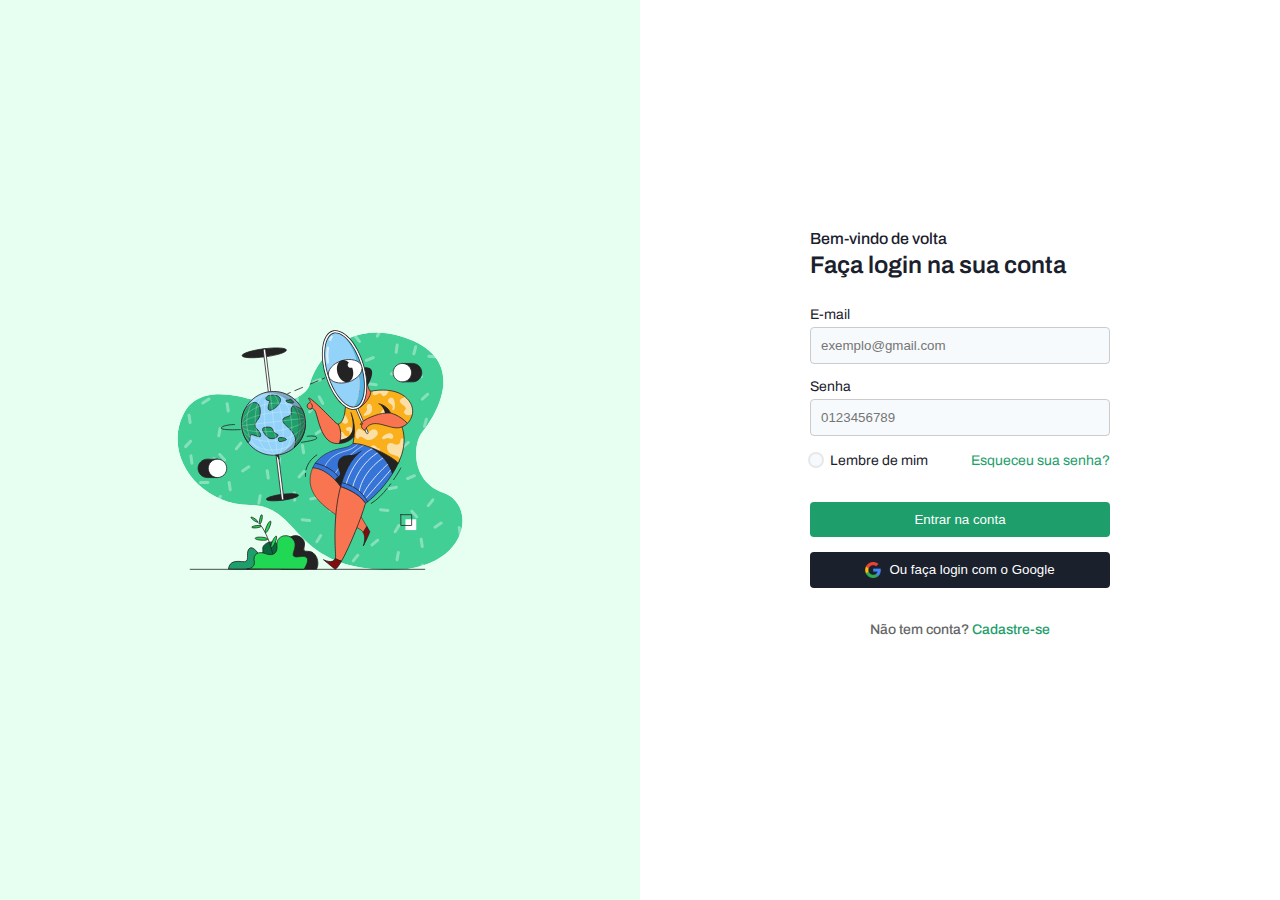
<file: index.html>
<!DOCTYPE html>
<html lang="pt-BR">
<head>
    <meta charset="UTF-8">
    <meta name="viewport" content="width=device-width, initial-scale=1.0">
    <title>Exemplo de Flexbox com Imagem e Formulário</title>
    <link rel="preconnect" href="https://fonts.googleapis.com">
    <link rel="preconnect" href="https://fonts.gstatic.com" crossorigin>
    <link href="https://fonts.googleapis.com/css2?family=Archivo:ital,wght@0,100..900;1,100..900&display=swap" rel="stylesheet">
    <link rel="stylesheet" href="assets/styles/styles.css">
</head>
<body>
<div class="container">
    <div class="left">
        <img src="assets/images/img_world.svg" alt="Descrição da imagem">
    </div>
    <div class="right">
        <header class="header">
            <h1>Bem-vindo de volta</h1>
            <h2>Faça login na sua conta</h2>
        </header>
        <main class="form-container">
            <form>
                <label for="email">E-mail</label>
                <input type="text" id="email" placeholder="exemplo@gmail.com" required>
                <label for="senha">Senha</label>
                <input type="password" id="senha" placeholder="0123456789" required>
                <div class="checkbox-container">
                    <div>
                        <input type="checkbox" id="remember" name="remember">
                        <label class="checkbox-label" for="remember">Lembre de mim</label>
                    </div>
                    <div>
                        <a href="#" class="forgot-password">Esqueceu sua senha?</a>
                    </div>
                </div>
                <button type="submit" class="login-button">Entrar na conta</button>
                <button type="button" class="google-button">
                    <img src="assets/images/icon.png" alt="Google" style="width: 16px; height: 16px; margin-right: 8px;">
                    Ou faça login com o Google
                </button>
            </form>
        </main>
        <footer class="message">
            <p>Não tem conta? <a href="#">Cadastre-se</a></p>
        </footer>
    </div>
</div>

<script src="scripts/main.js"></script>
</body>
</html>
</file>
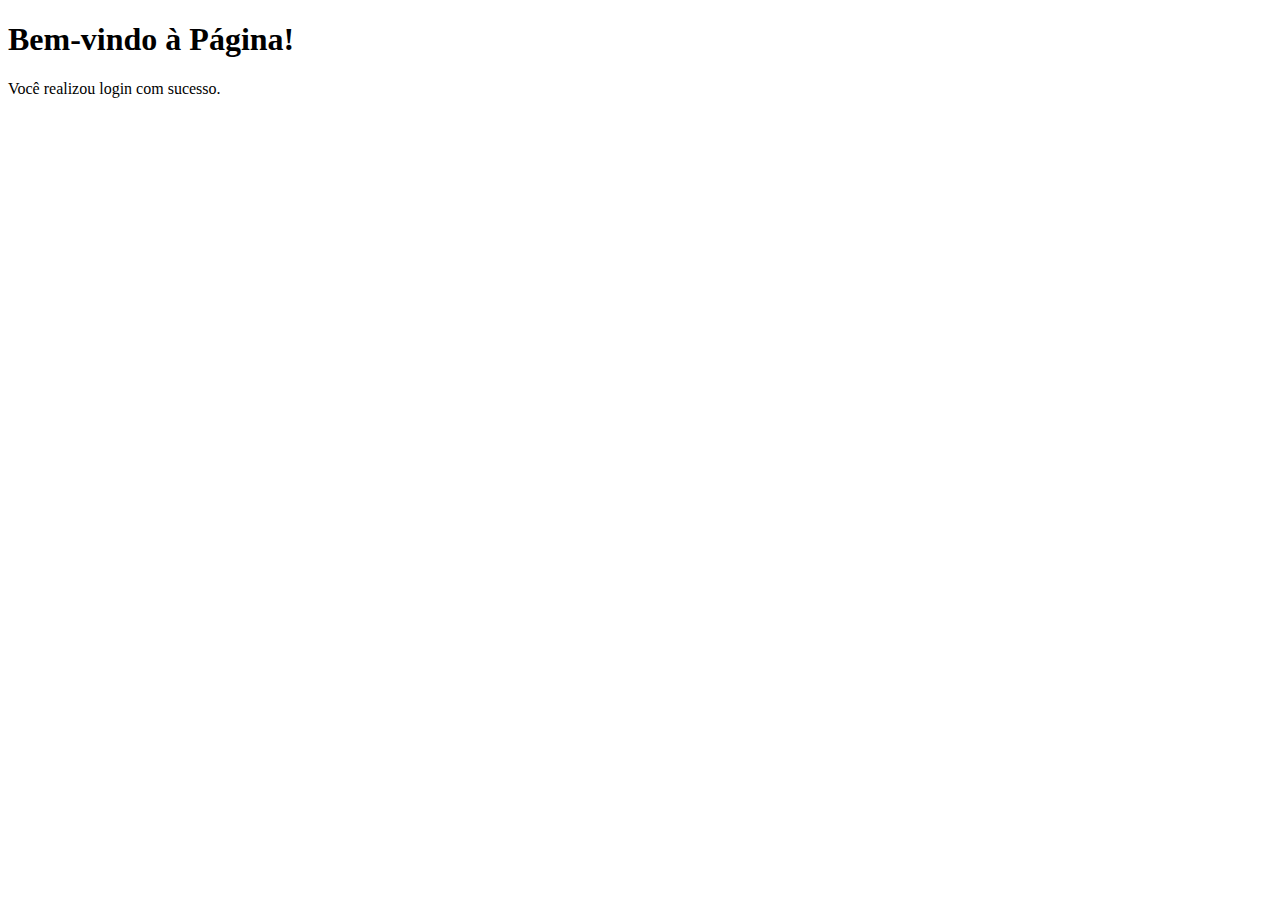
<file: login.html>
<!DOCTYPE html>
<html lang="pt-BR">
<head>
    <meta charset="UTF-8">
    <meta name="viewport" content="width=device-width, initial-scale=1.0">
    <title>Página 2</title>
</head>
<body>
    <h1>Bem-vindo à Página!</h1>
    <p>Você realizou login com sucesso.</p>
</body>
</html>
</file>
<file: assets/styles/styles.css>
html, body {
    height: 100%; /* Define a altura total da tela */
    margin: 0;
    display: flex;
    flex-direction: column; /* Organiza os elementos verticalmente */
    font-family: 'Archivo', sans-serif; /* Define a nova fonte padrão */
}
.container {
    display: flex;
    flex: 1; /* Faz o container ocupar toda a altura */
}
.left {
    flex: 1; /* Ocupa uma parte da largura */
    background-color: #e6fff0;
    color: white;
    padding: 20px;
    display: flex; /* Para centralizar a imagem */
    justify-content: center; /* Centraliza horizontalmente */
    align-items: center; /* Centraliza verticalmente */
}
.right {
    flex: 1; /* Ocupa outra parte da largura */
    background-color: #FFFFFF;
    color: black; /* Mudei para preto para melhor contraste */
    padding: 20px;
    display: flex;
    flex-direction: column; /* Organiza os contêineres verticalmente */
    align-items: center; /* Centraliza horizontalmente os contêineres */
    justify-content: center; /* Centraliza verticalmente */
}
img {
    width: 100%; /* Faz a imagem ocupar 100% da largura do contêiner */
    max-width: 300px; /* Define a largura máxima da imagem */
    max-height: 240px; /* Define a altura máxima da imagem */
    height: auto; /* Mantém a proporção da imagem */
}
.header, .form-container, .message {
    width: 100%; /* Faz os contêineres ocuparem toda a largura */
    max-width: 300px; /* Define uma largura máxima para os contêineres */
    text-align: left; /* Alinha o texto à esquerda */
    margin-bottom: 20px; /* Espaço abaixo de cada contêiner */
}
form {
    display: flex;
    flex-direction: column; /* Organiza os inputs e botões verticalmente */
    width: 100%; /* Faz o formulário ocupar toda a largura */
}
label {
    margin-bottom: 5px; /* Espaçamento entre o label e a caixa de entrada */
    font-size: 14px; /* Tamanho do texto do label */
    color: #1A202C; /* Cor do texto do label */
}
/* Estilos separados para input de texto */
input[type="text"], input[type="password"] {
    padding: 10px; /* Espaçamento interno */
    border: 1px solid #ccc; /* Borda */
    border-radius: 4px; /* Bordas arredondadas */
    width: 100%; /* Faz os inputs ocuparem toda a largura */
    box-sizing: border-box; /* Inclui padding e border no cálculo da largura */
    margin-bottom: 15px; /* Inclui margem inferior */
    background-color: #F7FAFC; /* Cor de fundo */
}

button {
    padding: 10px; /* Espaçamento interno */
    border: none; /* Remove a borda */
    border-radius: 4px; /* Bordas arredondadas */
    cursor: pointer; /* Muda o cursor para indicar que é clicável */
    width: 100%; /* Faz os botões ocuparem toda a largura */
    margin-top: 15px; /* Espaço acima dos botões */
    box-sizing: border-box; /* Inclui padding e border no cálculo da largura */
}
.login-button {
    background-color: #1E9E6A; /* Cor do botão de login */
    color: white; /* Cor do texto */
    margin-top: 34px; /* Margem superior */
}
.google-button {
    background-color: #1A202C; /* Nova cor do botão do Google */
    color: white; /* Cor do texto */
    display: flex; /* Alinha a imagem e o texto */
    align-items: center; /* Centraliza verticalmente */
    justify-content: center; /* Centraliza horizontalmente */
}
h1 {
    margin: 0; /* Remove margem do título */
    font-size: 16px; /* Tamanho do título reduzido */
    width: 174px; /* Largura do título */
    height: 22px; /* Altura do título */
    color: #1A202C; /* Cor do título */
    weight: 500;
    font-weight: 500;
}
h2 {
    margin: 0; /* Remove margem do subtítulo */
    font-size: 24px; /* Tamanho do subtítulo reduzido */
    width: 344px; /* Largura do subtítulo */
    height: 35px; /* Altura do subtítulo */
    color: #1A202C; /* Cor do subtítulo */
    weight: 600;
    font-weight: 600;
}
.message {
    font-size: 14px; /* Tamanho da mensagem */
    color: #666; /* Cor da mensagem */
    text-align: center; /* Alinha a mensagem ao centro */
    font-weight: 500;
}
.message a {
    color: #1E9E6A; /* Cor do link */
    text-decoration: none; /* Remove o sublinhado do link */
}
.message a:hover {
    text-decoration: underline; /* Adiciona sublinhado ao passar o mouse */
}
.checkbox-container {
    display: flex;
    align-items: center; /* Centraliza verticalmente o checkbox e o texto */
    width: 100%; /* Faz o contêiner ocupar toda a largura */
    justify-content: space-between; /* Espaço entre os dois elementos */
    margin-top: 0px; /* Espaço acima do checkbox */
}
input[type="checkbox"] {
    display: none; /* Oculta o checkbox padrão */
}
.checkbox-label {
    position: relative;
    cursor: pointer; /* Muda o cursor para indicar que é clicável */
    padding-left: 20px; /* Espaço à esquerda para o círculo */
    font-size: 14px; /* Tamanho do texto */
    color: #1A202C; /* Cor do texto */
}
.checkbox-label::before {
    content: '';
    position: absolute;
    left: 0;
    top: 50%;
    transform: translateY(-50%);
    width: 12px; /* Largura do círculo */
    height: 12px; /* Altura do círculo */
    border: none; /* Remove a borda do círculo */
    border-radius: 50%; /* Faz o círculo redondo */
    background-color: #F7FAFC; /* Cor de fundo do círculo */
    box-shadow: 0 0 0 2px #E8E8E8; /* Adiciona uma sombra para indicar o estado */
}
input[type="checkbox"]:checked + .checkbox-label::before {
    background-color: #1E9E6A; /* Cor de fundo quando marcado */
}
.forgot-password {
    color: #1E9E6A; /* Cor do link */
    text-decoration: none; /* Remove o sublinhado */
    font-size: 14px; /* Tamanho do texto */
}
</file>
